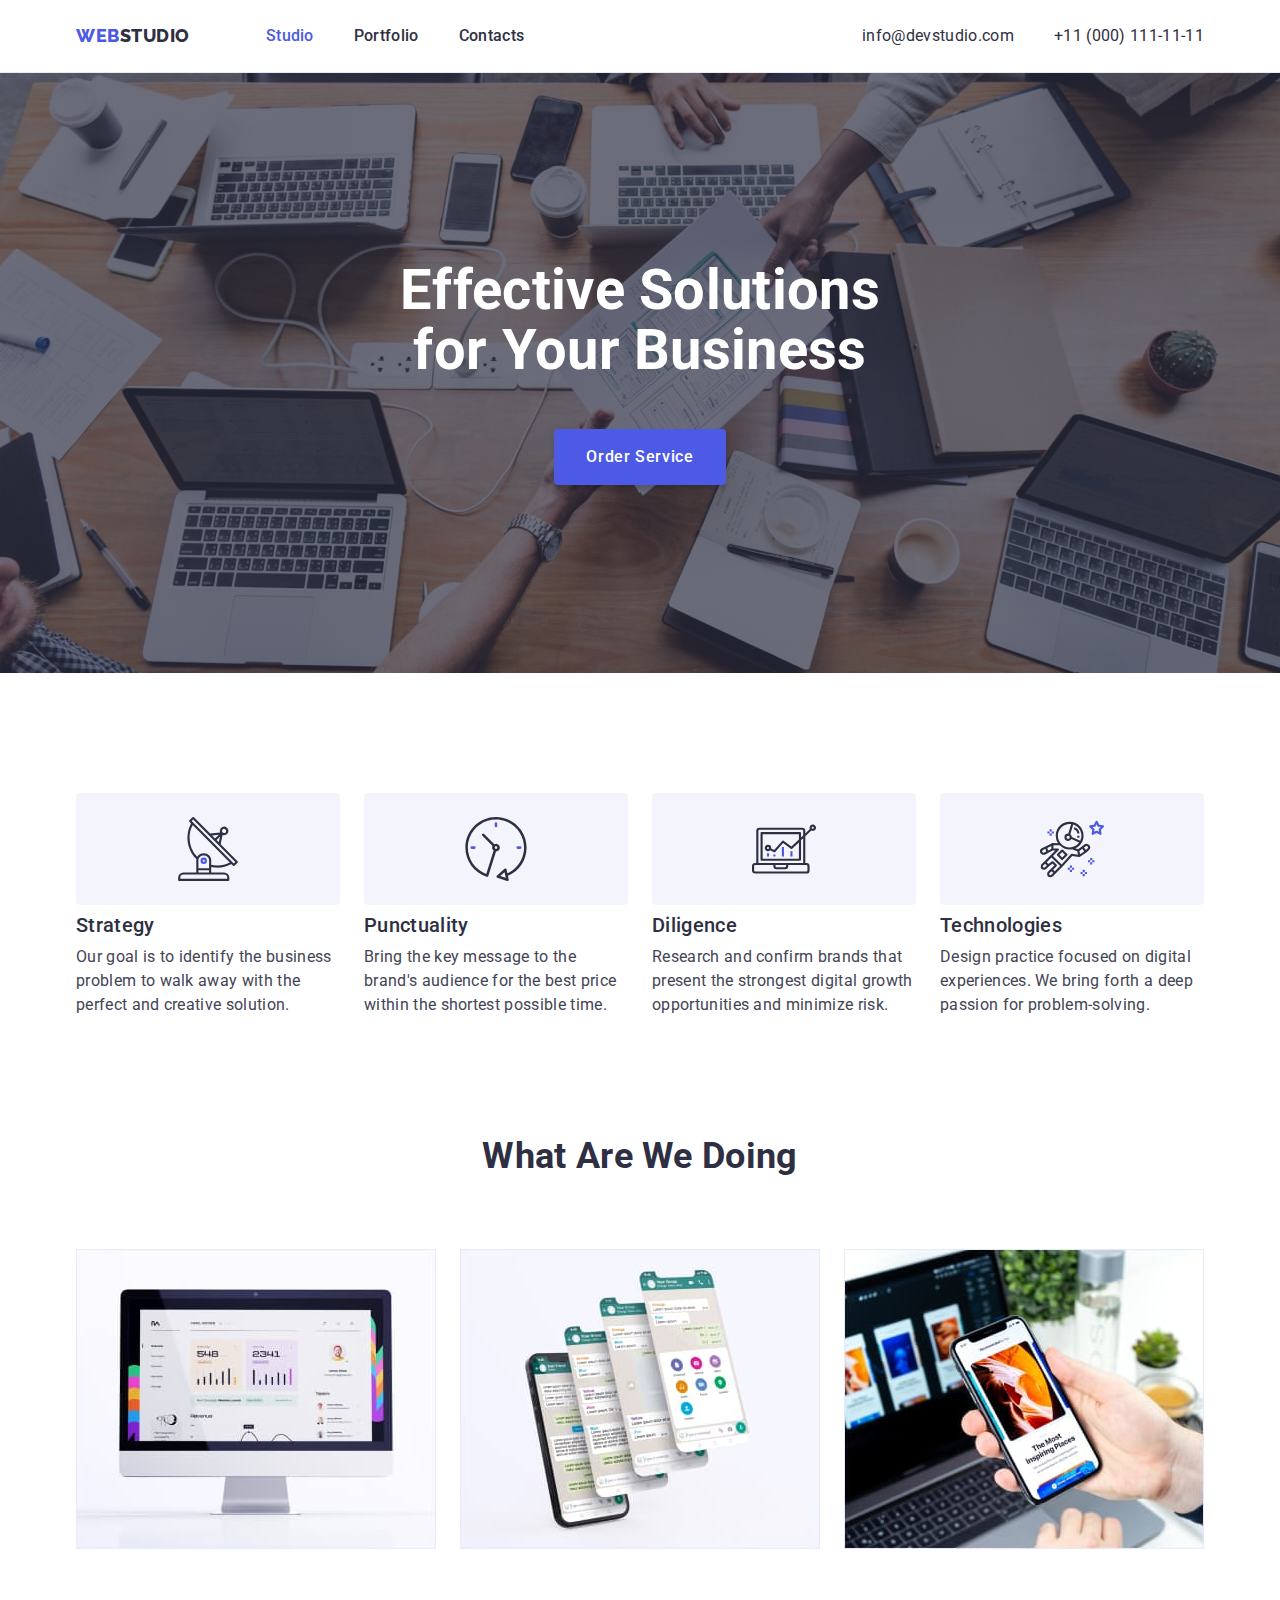
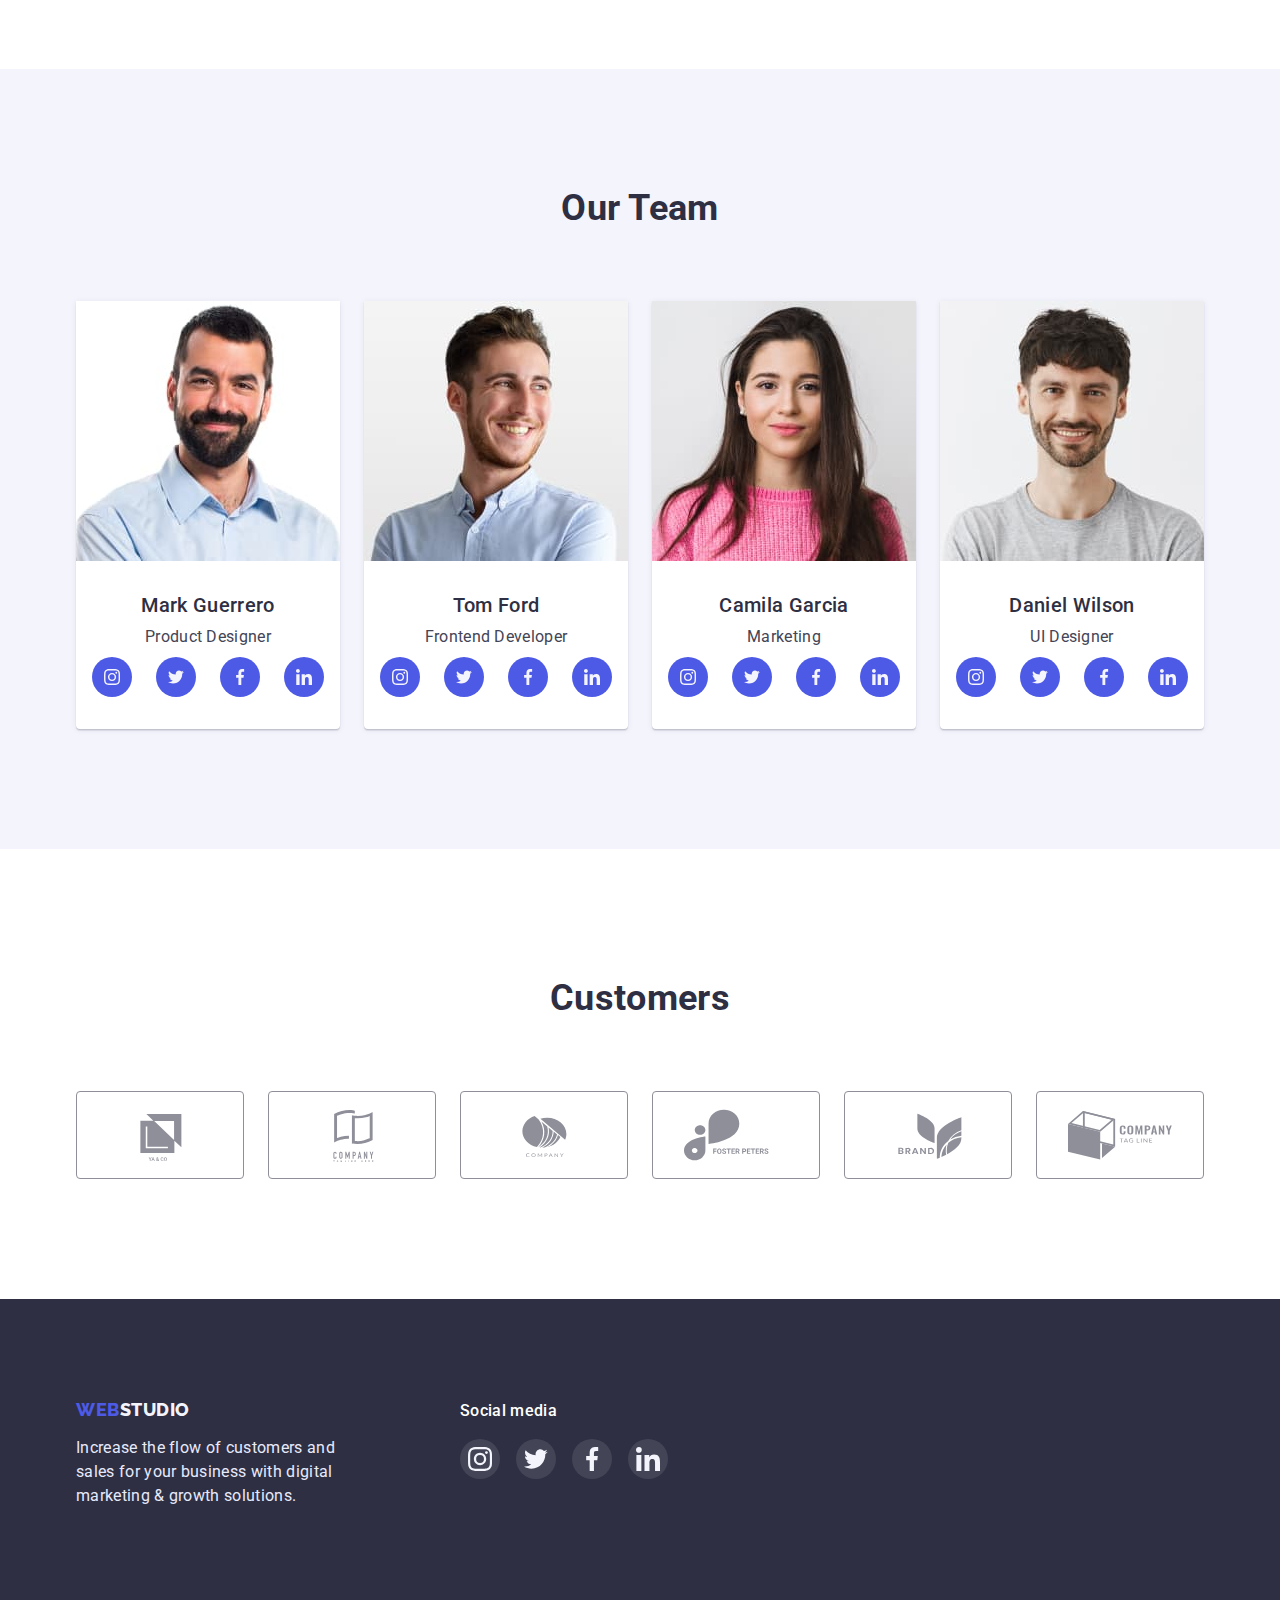
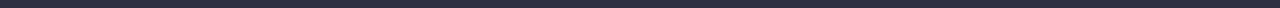
<file: index.html>
<!DOCTYPE html>
<html lang="en">

<head>
  <meta charset="UTF-8" />
  <meta http-equiv="X-UA-Compatible" content="IE=edge" />
  <meta name="viewport" content="width=device-width, initial-scale=1.0" />
  <title>Web Studio</title>
  <link rel="preconnect" href="https://fonts.googleapis.com" />
  <link rel="preconnect" href="https://fonts.gstatic.com" crossorigin />
  <link href="https://fonts.googleapis.com/css2?family=Raleway:wght@800&family=Roboto:wght@400;500;700;900&display=swap"
    rel="stylesheet" />
  <link rel="stylesheet"
    href="https://cdnjs.cloudflare.com/ajax/libs/modern-normalize/1.1.0/modern-normalize.min.css" />
  <link rel="stylesheet" href="./css/styles.css" />
</head>

<body>
  <header class="header">
    <div class="container header-section">
      <nav class="site-nav-section">
        <a href="./index.html" class="logo">Web<span class="logo-header">Studio</span></a>
        <ul class="site-nav list-link">
          <li class="site-nav-item"><a href="./index.html" class="site-nav-link current">Studio</a></li>
          <li class="site-nav-item">
            <a href="./portfolio.html" class="site-nav-link">Portfolio</a>
          </li>
          <li class="site-nav-item"><a href="" class="site-nav-link">Contacts</a></li>
        </ul>
      </nav>
      <address class="contacts-section">
        <ul class="contacts-list list-link">
          <li class="contacts-item">
            <a href="mailto:info@devstudio.com" class="contacts-link">info@devstudio.com</a>
          </li>
          <li class="contacts-item">
            <a href="tel:+110001111111" class="contacts-link">+11 (000) 111-11-11</a>
          </li>
        </ul>
      </address>
    </div>
  </header>
  <main>
    <section class="hero">
      <div class="hero-container container">
        <h1 class="hero-title">Effective Solutions for Your Business</h1>
        <button type="button" class="order-button">Order Service</button>
      </div>
    </section>
    <section class="features-section">
      <div class="container">
        <h2 class="section-title visually-hidden">Our Features</h2>
        <ul class="list list-link">
          <li class="item">
            <div class="container-icon"><svg class="icon-features" width="64" height="64">
                <use href="./images/icons.svg#icon-strategy"></use>
              </svg></div>
            <h3 class="features-title">Strategy</h3>
            <p class="features-descr">
              Our goal is to identify the business problem to walk away with the perfect and creative solution.
            </p>
          </li>
          <li class="item">
            <div class="container-icon"><svg class="icon-features" width="64" height="64">
                <use href="./images/icons.svg#icon-punctuality"></use>
              </svg></div>
            <h3 class="features-title">Punctuality</h3>
            <p class="features-descr">
              Bring the key message to the brand's audience for the best price within the shortest possible time.
            </p>
          </li>
          <li class="item">
            <div class="container-icon"><svg class="icon-features" width="64" height="64">
                <use href="./images/icons.svg#icon-diligence"></use>
              </svg></div>
            <h3 class="features-title">Diligence</h3>
            <p class="features-descr">
              Research and confirm brands that present the strongest digital growth opportunities and minimize risk.
            </p>
          </li>
          <li class="item">
            <div class="container-icon"><svg class="icon-features" width="64" height="64">
                <use href="./images/icons.svg#icon-technologies"></use>
              </svg></div>
            <h3 class="features-title">Technologies</h3>
            <p class="features-descr">
              Design practice focused on digital experiences. We bring forth a deep passion for problem-solving.
            </p>
          </li>
        </ul>
      </div>
    </section>
    <section class="our-work-section">
      <div class="container">
        <h2 class="section-title">What are we doing</h2>
        <ul class="list list-link">
          <li class="item">
            <img class="img" src="./images/img1.jpg" alt="working process 1" width="360" />
          </li>
          <li class="item">
            <img class="img" src="./images/img2.jpg" alt="working process 2" width="360" />
          </li>
          <li class="item">
            <img class="img" src="./images/img3.jpg" alt="working process 3" width="360" />
          </li>
        </ul>
      </div>
    </section>
    <section class="our-team-section">
      <div class="container">
        <h2 class="section-title">Our Team</h2>
        <ul class="list list-link">
          <li class="our-team-item item">
            <img class="img" src="./images/mark-guerrero.jpg" alt="foto Mark Guerrero" width="264" />
            <div class="team-content">
              <h3 class="team-title">Mark Guerrero</h3>
              <p class="team-descr">Product Designer</p>
              <ul class="list list-link">
                <li class="item ">
                  <a href="" class="team-link" aria-label="Instagram"><svg class="icon-team" width="16" height="16">
                      <use href="./images/icons.svg#icon-inst"></use>
                    </svg></a>
                </li>
                <li class="item">
                  <a href="" class="team-link" aria-label="Twitter"><svg class="icon-team" width="16" height="16">
                      <use href="./images/icons.svg#icon-twitter"></use>
                    </svg></a>
                </li>
                <li class="item">
                  <a href="" class="team-link" aria-label="Facebook"><svg class="icon-team" width="16" height="16">
                      <use href="./images/icons.svg#icon-fb"></use>
                    </svg></a>
                </li>
                <li class="item">
                  <a href="" class="team-link" aria-label="Linkedin"><svg class="icon-team" width="16" height="16">
                      <use href="./images/icons.svg#icon-linkedin"></use>
                    </svg></a>
                </li>
              </ul>
            </div>
          </li>
          <li class="our-team-item item">
            <img class="img" src="./images/tom-ford.jpg" alt="foto Tom Ford" width="264" />
            <div class="team-content">
              <h3 class="team-title">Tom Ford</h3>
              <p class="team-descr">Frontend Developer</p>
              <ul class="list list-link">
                <li class="item ">
                  <a href="" class="team-link" aria-label="Instagram"><svg class="icon-team" width="16" height="16">
                      <use href="./images/icons.svg#icon-inst"></use>
                    </svg></a>
                </li>
                <li class="item">
                  <a href="" class="team-link" aria-label="Twitter"><svg class="icon-team" width="16" height="16">
                      <use href="./images/icons.svg#icon-twitter"></use>
                    </svg></a>
                </li>
                <li class="item">
                  <a href="" class="team-link" aria-label="Facebook"><svg class="icon-team" width="16" height="16">
                      <use href="./images/icons.svg#icon-fb"></use>
                    </svg></a>
                </li>
                <li class="item">
                  <a href="" class="team-link" aria-label="Linkedin"><svg class="icon-team" width="16" height="16">
                      <use href="./images/icons.svg#icon-linkedin"></use>
                    </svg></a>
                </li>
              </ul>
            </div>
          </li>
          <li class="our-team-item item">
            <img class="img" src="./images/camila-garcia.jpg" alt="foto Camila Garcia" width="264" />
            <div class="team-content">
              <h3 class="team-title">Camila Garcia</h3>
              <p class="team-descr">Marketing</p>
              <ul class="list list-link">
                <li class="item ">
                  <a href="" class="team-link" aria-label="Instagram"><svg class="icon-team" width="16" height="16">
                      <use href="./images/icons.svg#icon-inst"></use>
                    </svg></a>
                </li>
                <li class="item">
                  <a href="" class="team-link" aria-label="Twitter"><svg class="icon-team" width="16" height="16">
                      <use href="./images/icons.svg#icon-twitter"></use>
                    </svg></a>
                </li>
                <li class="item">
                  <a href="" class="team-link" aria-label="Facebook"><svg class="icon-team" width="16" height="16">
                      <use href="./images/icons.svg#icon-fb"></use>
                    </svg></a>
                </li>
                <li class="item">
                  <a href="" class="team-link" aria-label="Linkedin"><svg class="icon-team" width="16" height="16">
                      <use href="./images/icons.svg#icon-linkedin"></use>
                    </svg></a>
                </li>
              </ul>
            </div>
          </li>
          <li class="our-team-item item">
            <img class="img" src="./images/daniel-wilson.jpg" alt="foto Daniel Wilson" width="264" />
            <div class="team-content">
              <h3 class="team-title">Daniel Wilson</h3>
              <p class="team-descr">UI Designer</p>
              <ul class="list list-link">
                <li class="item ">
                  <a href="" class="team-link" aria-label="Instagram"><svg class="icon-team" width="16" height="16">
                      <use href="./images/icons.svg#icon-inst"></use>
                    </svg></a>
                </li>
                <li class="item">
                  <a href="" class="team-link" aria-label="Twitter"><svg class="icon-team" width="16" height="16">
                      <use href="./images/icons.svg#icon-twitter"></use>
                    </svg></a>
                </li>
                <li class="item">
                  <a href="" class="team-link" aria-label="Facebook"><svg class="icon-team" width="16" height="16">
                      <use href="./images/icons.svg#icon-fb"></use>
                    </svg></a>
                </li>
                <li class="item">
                  <a href="" class="team-link" aria-label="Linkedin"><svg class="icon-team" width="16" height="16">
                      <use href="./images/icons.svg#icon-linkedin"></use>
                    </svg></a>
                </li>
              </ul>
            </div>
          </li>
        </ul>
      </div>
    </section>
    <section class="customers-section">
      <div class="container">
        <h2 class="section-title">Customers</h2>
        <ul class="list list-link">
          <li class="customers-item item"><a href="" class="customers-link" aria-label="Client 1"><svg
                class="customers-icon" width="104" height="56">
                <use href="./images/icons.svg#icon-client1"></use>
              </svg></a></li>
          <li class="customers-item item"><a href="" class="customers-link" aria-label="Client 2"><svg
                class="customers-icon" width="104" height="56">
                <use href="./images/icons.svg#icon-client2"></use>
              </svg></a></li>
          <li class="customers-item item"><a href="" class="customers-link" aria-label="Client 3"><svg
                class="customers-icon" width="104" height="56">
                <use href="./images/icons.svg#icon-client3"></use>
              </svg></a></li>
          <li class="customers-item item"><a href="" class="customers-link" aria-label="Client 4"><svg
                class="customers-icon" width="104" height="56">
                <use href="./images/icons.svg#icon-client4"></use>
              </svg></a></li>
          <li class="customers-item item"><a href="" class="customers-link" aria-label="Client 5"><svg
                class="customers-icon" width="104" height="56">
                <use href="./images/icons.svg#icon-client5"></use>
              </svg></a></li>
          <li class="customers-item item"><a href="" class="customers-link" aria-label="Client 6"><svg
                class="customers-icon" width="104" height="56">
                <use href="./images/icons.svg#icon-client6"></use>
              </svg></a></li>
        </ul>
      </div>
    </section>
  </main>
  <footer class="footer-section">
    <div class="container">
      <div><a href="./index.html" class="logo">Web<span class="logo-footer">Studio</span></a>
        <p class="footer-descr">
          Increase the flow of customers and sales for your business with digital marketing & growth solutions.
        </p>
      </div>
      <div class="social-media">
        <p class="social-media-title">Social media</p>
        <ul class="list list-link">
          <li class="social-media-item">
            <a href="" class="social-media-link" aria-label="Instagram"><svg class="icon-footer" width="24" height="24">
                <use href="./images/icons.svg#icon-inst"></use>
              </svg></a>
          </li>
          <li class="social-media-item">
            <a href="" class="social-media-link" aria-label="Twitter"><svg class="icon-footer" width="24" height="24">
                <use href="./images/icons.svg#icon-twitter"></use>
              </svg></a>
          </li>
          <li class="social-media-item">
            <a href="" class="social-media-link" aria-label="Facebook"><svg class="icon-footer" width="24" height="24">
                <use href="./images/icons.svg#icon-fb"></use>
              </svg></a>
          </li>
          <li class="social-media-item">
            <a href="" class="social-media-link" aria-label="Linkedin"><svg class="icon-footer" width="24" height="24">
                <use href="./images/icons.svg#icon-linkedin"></use>
              </svg></a>
          </li>
        </ul>
      </div>
    </div>
  </footer>
</body>

</html>
</file>
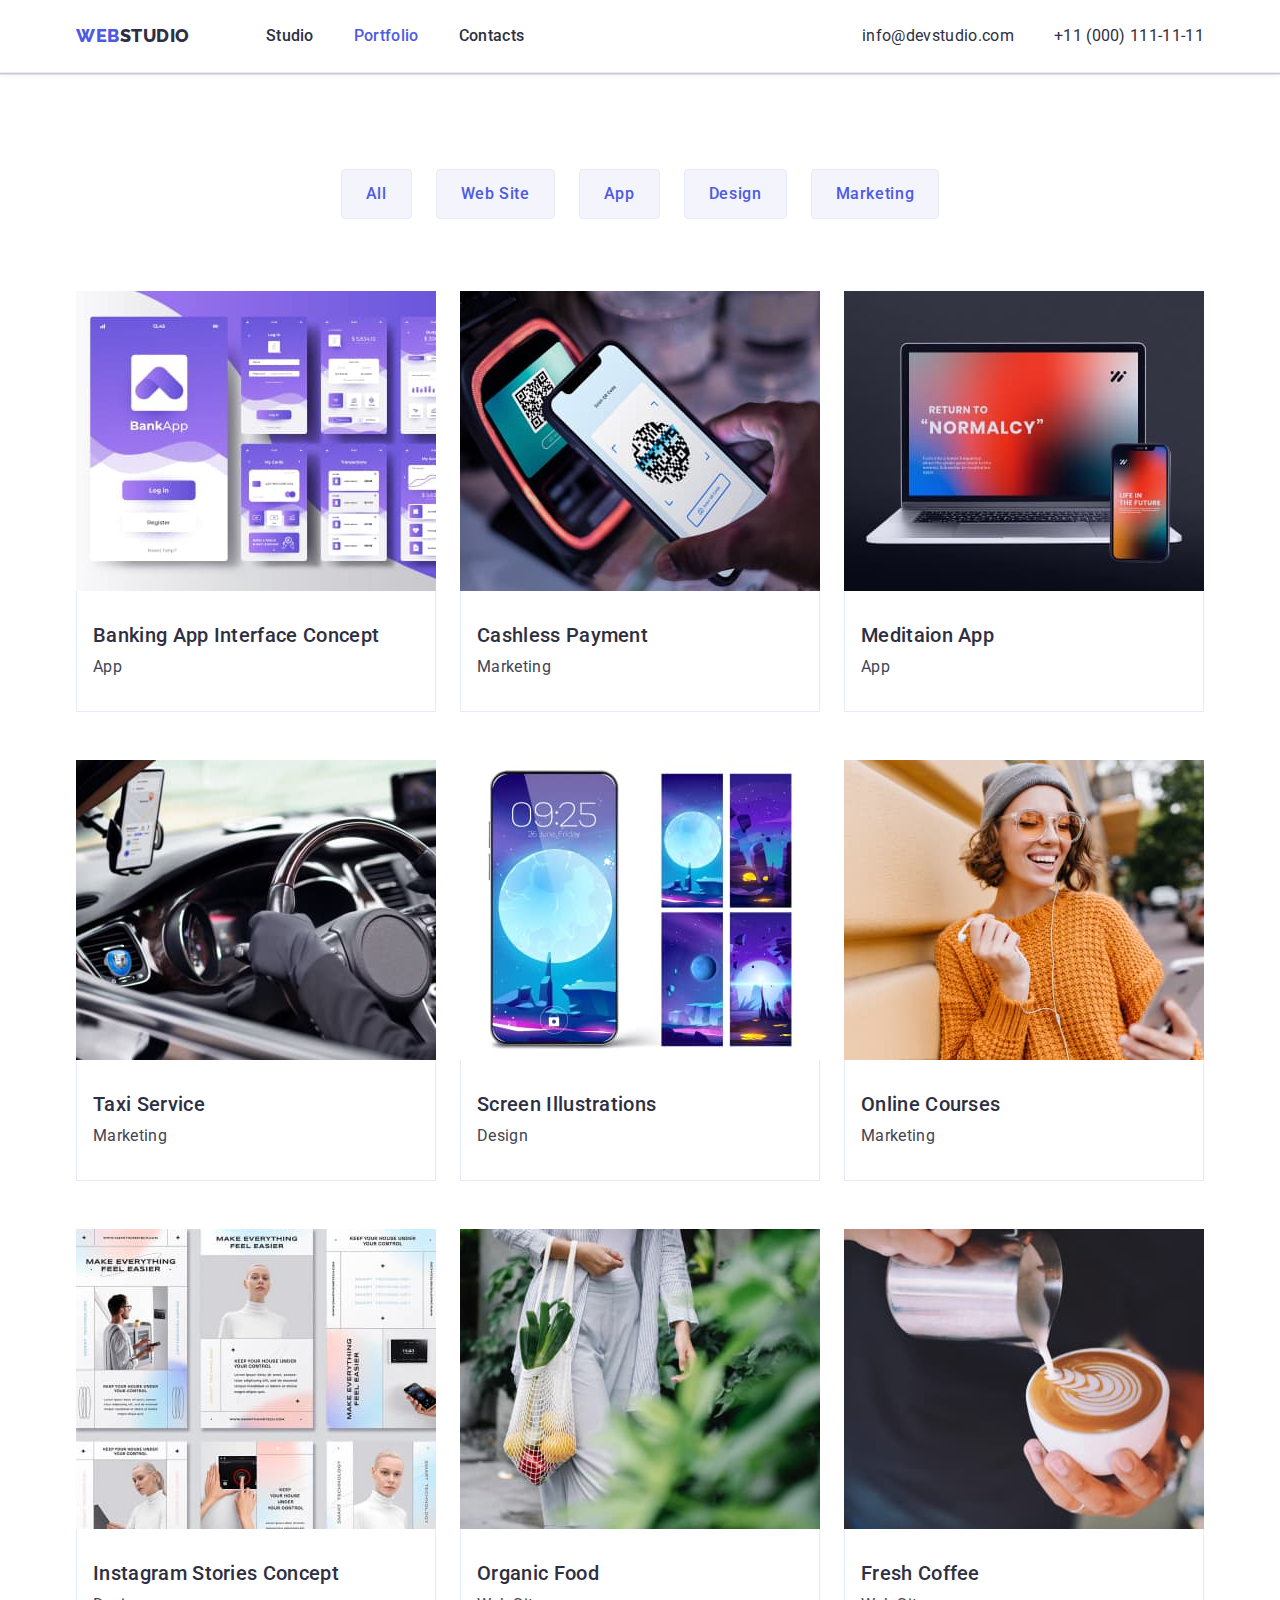
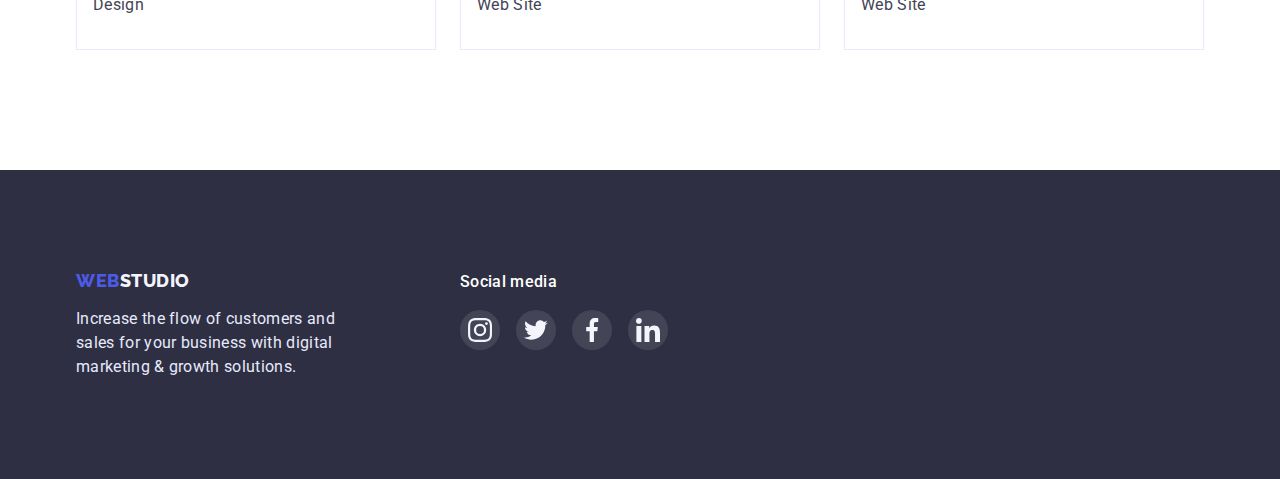
<file: portfolio.html>
<!DOCTYPE html>
<html lang="en">

<head>
  <meta charset="UTF-8" />
  <meta http-equiv="X-UA-Compatible" content="IE=edge" />
  <meta name="viewport" content="width=device-width, initial-scale=1.0" />
  <title>Portfolio</title>
  <link rel="preconnect" href="https://fonts.googleapis.com" />
  <link rel="preconnect" href="https://fonts.gstatic.com" crossorigin />
  <link href="https://fonts.googleapis.com/css2?family=Raleway:wght@800&family=Roboto:wght@400;500;700;900&display=swap"
    rel="stylesheet" />
  <link rel="stylesheet"
    href="https://cdnjs.cloudflare.com/ajax/libs/modern-normalize/1.1.0/modern-normalize.min.css" />
  <link rel="stylesheet" href="./css/styles.css" />
</head>

<body>
  <header class="header">
    <div class="container header-section">
      <nav class="site-nav-section">
        <a href="./index.html" class="logo">Web<span class="logo-header">Studio</span></a>
        <ul class="site-nav list-link">
          <li class="site-nav-item"><a href="./index.html" class="site-nav-link">Studio</a></li>
          <li class="site-nav-item">
            <a href="./portfolio.html" class="site-nav-link current">Portfolio</a>
          </li>
          <li class="site-nav-item"><a href="" class="site-nav-link">Contacts</a></li>
        </ul>
      </nav>
      <address class="contacts-section">
        <ul class="contacts-list list-link">
          <li class="contacts-item">
            <a href="mailto:info@devstudio.com" class="contacts-link">info@devstudio.com</a>
          </li>
          <li class="contacts-item">
            <a href="tel:+110001111111" class="contacts-link">+11 (000) 111-11-11</a>
          </li>
        </ul>
      </address>
    </div>
  </header>
  <main>
    <section class="portfolio-section">
      <div class="container">
        <h1 class="visually-hidden">Portfolio</h1>
        <ul class="portfolio-menu list list-link">
          <li class="item"><button type="button" class="portfolio-filter-button">All</button></li>
          <li class="item"><button type="button" class="portfolio-filter-button">Web Site</button></li>
          <li class="item"><button type="button" class="portfolio-filter-button">App</button></li>
          <li class="item"><button type="button" class="portfolio-filter-button">Design</button></li>
          <li class="item"><button type="button" class="portfolio-filter-button">Marketing</button></li>
        </ul>
        <ul class="list-wrap list-link">
          <li class="portfolio-item">
            <a href="" class="portfolio-link list-link"><img class="img" src="./images/portfolio/example-app-1.jpg"
                alt="example app" width="360" />
              <div class="portfolio-content">
                <h2 class="portfolio-title">Banking App Interface Concept</h2>
                <p class="portfolio-text">App</p>
              </div>
            </a>
          </li>
          <li class="portfolio-item">
            <a href="" class="portfolio-link list-link"><img class="img"
                src="./images/portfolio/example-marketing-1.jpg" alt="example marketing" width="360" />
              <div class="portfolio-content">
                <h2 class="portfolio-title">Cashless Payment</h2>
                <p class="portfolio-text">Marketing</p>
              </div>
            </a>
          </li>
          <li class="portfolio-item">
            <a href="" class="portfolio-link list-link"><img class="img" src="./images/portfolio/example-app-2.jpg"
                alt="example app" width="360" />
              <div class="portfolio-content">
                <h2 class="portfolio-title">Meditaion App</h2>
                <p class="portfolio-text">App</p>
              </div>
            </a>
          </li>
          <li class="portfolio-item">
            <a href="" class="portfolio-link list-link"><img class="img"
                src="./images/portfolio/example-marketing-2.jpg" alt="example marketing" width="360" />
              <div class="portfolio-content">
                <h2 class="portfolio-title">Taxi Service</h2>
                <p class="portfolio-text">Marketing</p>
              </div>
            </a>
          </li>
          <li class="portfolio-item">
            <a href="" class="portfolio-link list-link"><img class="img" src="./images/portfolio/example-design-1.jpg"
                alt="example design" width="360" />
              <div class="portfolio-content">
                <h2 class="portfolio-title">Screen Illustrations</h2>
                <p class="portfolio-text">Design</p>
              </div>
            </a>
          </li>
          <li class="portfolio-item">
            <a href="" class="portfolio-link list-link"><img class="img"
                src="./images/portfolio/example-marketing-3.jpg" alt="example marketing" width="360" />
              <div class="portfolio-content">
                <h2 class="portfolio-title">Online Courses</h2>
                <p class="portfolio-text">Marketing</p>
              </div>
            </a>
          </li>
          <li class="portfolio-item">
            <a href="" class="portfolio-link list-link">
              <img class="img" src="./images/portfolio/example-design-2.jpg" alt="example design" width="360" />
              <div class="portfolio-content">
                <h2 class="portfolio-title">Instagram Stories Concept</h2>
                <p class="portfolio-text">Design</p>
              </div>
            </a>
          </li>
          <li class="portfolio-item">
            <a href="" class="portfolio-link list-link"><img class="img" src="./images/portfolio/example-website-1.jpg"
                alt="example website" width="360" />
              <div class="portfolio-content">
                <h2 class="portfolio-title">Organic Food</h2>
                <p class="portfolio-text">Web Site</p>
              </div>
            </a>
          </li>
          <li class="portfolio-item">
            <a href="" class="portfolio-link list-link"><img class="img" src="./images/portfolio/example-website-2.jpg"
                alt="example website" width="360" />
              <div class="portfolio-content">
                <h2 class="portfolio-title">Fresh Coffee</h2>
                <p class="portfolio-text">Web Site</p>
              </div>
            </a>
          </li>
        </ul>
      </div>
    </section>
  </main>
  <footer class="footer-section">
    <div class="container">
      <div><a href="./index.html" class="logo">Web<span class="logo-footer">Studio</span></a>
        <p class="footer-descr">
          Increase the flow of customers and sales for your business with digital marketing & growth solutions.
        </p>
      </div>
      <div class="social-media">
        <p class="social-media-title">Social media</p>
        <ul class="list list-link">
          <li class="social-media-item">
            <a href="" class="social-media-link" aria-label="Instagram"><svg class="icon-footer" width="24" height="24">
                <use href="./images/icons.svg#icon-inst"></use>
              </svg></a>
          </li>
          <li class="social-media-item">
            <a href="" class="social-media-link" aria-label="Twitter"><svg class="icon-footer" width="24" height="24">
                <use href="./images/icons.svg#icon-twitter"></use>
              </svg></a>
          </li>
          <li class="social-media-item">
            <a href="" class="social-media-link" aria-label="Facebook"><svg class="icon-footer" width="24" height="24">
                <use href="./images/icons.svg#icon-fb"></use>
              </svg></a>
          </li>
          <li class="social-media-item">
            <a href="" class="social-media-link" aria-label="Linkedin"><svg class="icon-footer" width="24" height="24">
                <use href="./images/icons.svg#icon-linkedin"></use>
              </svg></a>
          </li>
        </ul>
      </div>
    </div>
  </footer>
</body>

</html>
</file>
<file: css/styles.css>
:root {
  --primary-text-color: #434455;
  --navy-blue-color: #2e2f42;
  --primary-brand-color: #4d5ae5;
  --secondary-brand-color: #404bbf;
  --accent-color: #e7e9fc;
  --cloud-color: #f4f4fd;
  --white-color: #ffffff;
  --success-color: #31D0AA;
  --helper-text-color: #8E8F99;
}

body {
  color: var(--primary-text-color);
  background-color: var(--white-color);

  font-family: "Roboto", sans-serif;
  font-size: 16px;
  line-height: 1.5;
  letter-spacing: 0.02em;
}

.container {
  width: 1158px;
  margin: 0 auto;
  padding: 0 15px;
}

.list-link {
  margin: 0;
  padding: 0;

  list-style: none;
  text-decoration: none;
}

.img {
  display: block;
  max-width: 100%;
}

.visually-hidden {
  position: absolute;
  width: 1px;
  height: 1px;
  margin: -1px;
  border: 0;
  padding: 0;
  white-space: nowrap;
  clip-path: inset(100%);
  clip: rect(0 0 0 0);
  overflow: hidden;
}

/* Header */

.logo {
  padding-top: 24px;
  padding-bottom: 24px;

  color: var(--primary-brand-color);

  font-family: "Raleway", sans-serif;
  font-weight: 800;
  font-size: 18px;
  line-height: 1.17;
  letter-spacing: 0.03em;
  text-transform: uppercase;
  text-decoration: none;
  display: block;
}

.logo-header {
  color: var(--navy-blue-color);
}

.header {
  border-bottom: 1px solid var(--accent-color);
  box-shadow: 0px 2px 1px rgba(46, 47, 66, 0.08),
    0px 1px 1px rgba(46, 47, 66, 0.16),
    0px 1px 6px rgba(46, 47, 66, 0.08);
}

.header-section,
.site-nav-section {
  display: flex;
  align-items: center;
}

.site-nav {
  display: flex;
  margin-left: 76px;
}

.site-nav-item:not(:last-child) {
  margin-right: 40px;
}

.site-nav .site-nav-link {
  display: block;
  padding-top: 24px;
  padding-bottom: 24px;

  color: var(--navy-blue-color);

  font-weight: 500;
  text-decoration: none;
}

.site-nav-link:hover,
.site-nav-link:focus,
.contacts-link:hover,
.contacts-link:focus,
.site-nav-link.current {
  color: var(--primary-brand-color);
}

.contacts-section {
  margin-left: auto;
}

.contacts-list {
  display: flex;
}

.contacts-link {
  display: block;
  padding-top: 24px;
  padding-bottom: 24px;

  color: var(--navy-blue-color);

  font-style: normal;
  text-decoration: none;
}

.contacts-item+.contacts-item {
  margin-left: 40px;
}

/* Hero */

.hero {
  padding-top: 188px;
  padding-bottom: 188px;
  max-width: 1440px;
  min-height: 600px;
  margin-left: auto;
  margin-right: auto;

  background-color: var(--navy-blue-color);
  background-image: linear-gradient(rgba(46, 47, 66, 0.7),
      rgba(46, 47, 66, 0.7)),
    url(../images/bg-image.jpg);
  background-repeat: no-repeat;
  background-position: center;
  background-size: cover;

  text-align: center;
}

.hero-title {
  width: 494px;
  margin-top: 0;
  margin-bottom: 48px;
  margin-right: auto;
  margin-left: auto;

  color: var(--white-color);

  font-size: 56px;
  line-height: 1.07;
}

.order-button {
  border-radius: 4px;
  border: none;
  box-shadow: 0px 4px 4px rgba(0, 0, 0, 0.15);
  padding: 16px 32px;

  color: var(--white-color);
  background-color: var(--primary-brand-color);

  font-family: inherit;
  font-weight: 500;
  font-size: 16px;
  line-height: 1.5;
  letter-spacing: 0.04em;
  cursor: pointer;
}

.order-button:hover,
.order-button:focus {
  background-color: var(--secondary-brand-color);
}

/* Main Content */

.features-section,
.our-work-section,
.portfolio-section,
.customers-section {
  padding-bottom: 120px;
}

.features-section {
  padding-top: 120px;
}

.features-section .item {
  width: 264px;
}

.our-work-section .item {
  width: 360px;
}

.list {
  display: flex;
}

.item+.item {
  margin-left: 24px;
}

.container-icon {
  display: flex;
  justify-content: center;
  align-items: center;
  margin-bottom: 8px;
  width: 264px;
  height: 112px;
  background: var(--cloud-color);
  border-radius: 4px;
}

.our-team-section {
  padding: 120px 0 120px 0;

  background-color: var(--cloud-color);
}

.section-title {
  margin-top: 0;
  margin-bottom: 72px;

  color: var(--navy-blue-color);

  font-size: 36px;
  line-height: 1.11;
  text-align: center;
  text-transform: capitalize;
}

.features-title,
.portfolio-title,
.team-title {
  margin-top: 0;
  margin-bottom: 8px;

  color: var(--navy-blue-color);

  font-weight: 500;
  font-size: 20px;
  line-height: 1.2;
}

.features-descr {
  margin-top: 0;
  margin-bottom: 0;
}

.team-descr {
  margin-top: 0;
  margin-bottom: 8px;
}

.team-content {
  padding: 32px 16px;
}

.team-link {
  display: flex;
  justify-content: center;
  align-items: center;
  width: 40px;
  height: 40px;
  border-radius: 50%;
  background: var(--primary-brand-color)
}

.team-link:hover,
.team-link:focus {
  background: var(--secondary-brand-color)
}

.team-title,
.team-descr {
  text-align: center;
}

.our-team-item {
  width: 264px;
  box-shadow: 0px 1px 6px rgba(46, 47, 66, 0.08),
    0px 1px 1px rgba(46, 47, 66, 0.16),
    0px 2px 1px rgba(46, 47, 66, 0.08);
  border-radius: 0px 0px 4px 4px;

  background-color: var(--white-color);
}

.customers-section {
  padding-top: 130px;
}

.customers-item {
  width: 168px;
  height: 88px;
}

.customers-icon {
  fill: currentColor;
}

.customers-link:hover,
.customers-link:focus {
  border-color: var(--secondary-brand-color);
  color: var(--secondary-brand-color);
}

.customers-link {
  display: flex;
  align-items: center;
  justify-content: center;
  width: 100%;
  height: 100%;
  border: 1px solid var(--helper-text-color);
  border-radius: 4px;

  color: var(--helper-text-color);
}

/* Footer */
.footer-section {
  padding-top: 100px;
  padding-bottom: 100px;

  background-color: var(--navy-blue-color);
  color: var(--accent-color);
}

.footer-section .container {
  display: flex;
}

.footer-section .logo {
  display: block;
  margin-bottom: 16px;
  padding-top: 0;
  padding-bottom: 0;
}

.logo-footer {
  color: var(--cloud-color);
}

.footer-descr {
  margin-top: 0;
  margin-bottom: 0;
  width: 264px;
}

.social-media {
  margin-left: 120px;
}

.social-media-title {
  margin-top: 0;
  margin-bottom: 16px;

  color: var(--white-color);

  font-weight: 500;
  font-size: 16px;
  line-height: 1.5;
  letter-spacing: 0.02em;
}

.social-media-item+.social-media-item {
  margin-left: 16px;
}

.social-media-link {
  display: flex;
  align-items: center;
  justify-content: center;
  width: 40px;
  height: 40px;
  background: rgba(255, 255, 255, 0.1);
  border-radius: 50%;
}

.social-media-link:hover,
.social-media-link:focus {
  background-color: var(--success-color);
}

/* Portfolio */

.portfolio-filter-button {
  padding: 12px 24px;
  border: 1px solid var(--accent-color);
  border-radius: 4px;

  color: var(--primary-brand-color);
  background: var(--cloud-color);

  font-family: inherit;
  font-weight: 500;
  font-size: 16px;
  line-height: 1.5;
  letter-spacing: 0.04em;
  cursor: pointer;
}

.portfolio-filter-button:hover,
.portfolio-filter-button:focus {
  border-color: transparent;
  box-shadow: 0px 3px 1px rgba(0, 0, 0, 0.1),
    0px 2px 1px rgba(0, 0, 0, 0.08),
    0px 2px 2px rgba(0, 0, 0, 0.12);

  color: var(--white-color);
  background: var(--secondary-brand-color);
}

.portfolio-section {
  padding-top: 96px;
}

.portfolio-menu {
  justify-content: center;
  margin-bottom: 72px;
}

.list-wrap {
  display: flex;
  flex-wrap: wrap;
  margin-left: -24px;
  margin-bottom: -48px;
}

.portfolio-item {
  flex-basis: calc((100% / 3) - 24px);
  margin-left: 24px;
  margin-bottom: 48px;
}

.portfolio-link {
  display: block;
}

.portfolio-link:hover,
.portfolio-link:focus {
  box-shadow: 0px 1px 6px rgba(46, 47, 66, 0.08),
    0px 1px 1px rgba(46, 47, 66, 0.16),
    0px 2px 1px rgba(46, 47, 66, 0.08);
}


.portfolio-content {
  padding: 32px 16px;
  border: 1px solid var(--accent-color);
  border-top: none;
}

.portfolio-text {
  margin-top: 0;
  margin-bottom: 0;

  color: var(--primary-text-color);
}
</file>
